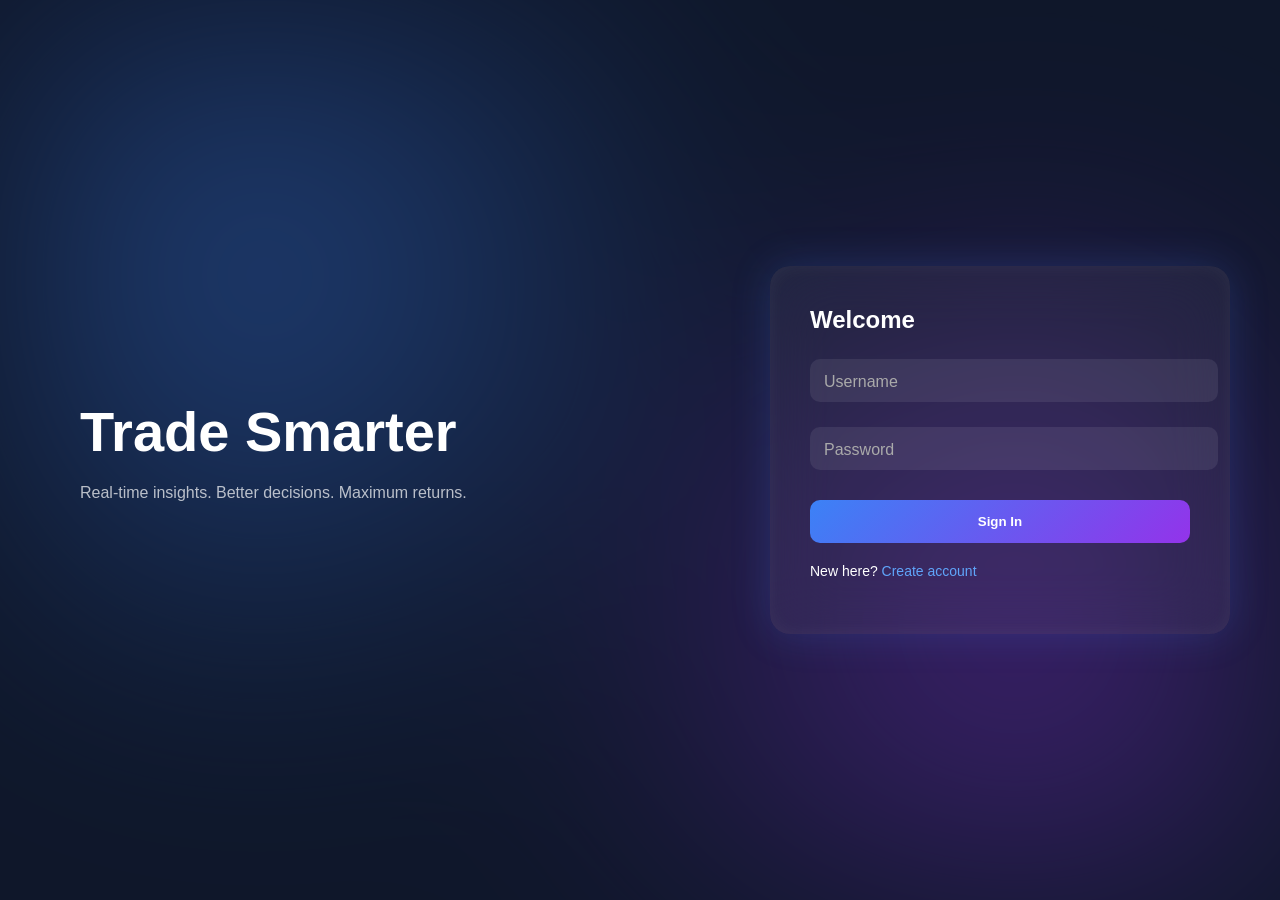
<file: frontend/login.html>
<!DOCTYPE html>
<html>
<head>
<meta charset="UTF-8">
<title>Auth</title>
<link rel="stylesheet" href="css/login.css">
</head>

<body>

<div class="bg"></div>

<div class="container">

  <!-- LEFT -->
  <div class="left">
    <h1>Trade Smarter</h1>
    <p>Real-time insights. Better decisions. Maximum returns.</p>
  </div>

  <!-- RIGHT -->
  <div class="right">

    <div class="card">

      <h2>Welcome</h2>

      <!-- LOGIN -->
      <div id="loginView">
        <div class="input">
          <input id="login_user" required>
          <label>Username</label>
        </div>

        <div class="input">
          <input id="login_pass" type="password" required>
          <label>Password</label>
        </div>

        <button onclick="login()">Sign In</button>

        <p class="switch">
          New here? <span onclick="switchTab('signup')">Create account</span>
        </p>
      </div>

      <!-- SIGNUP -->
      <div id="signupView" class="hidden">
        <div class="input">
          <input id="signup_user" required>
          <label>Username</label>
        </div>

        <div class="input">
          <input id="signup_email" required>
          <label>Email</label>
        </div>

        <div class="input">
          <input id="signup_pass" type="password" required>
          <label>Password</label>
        </div>

        <button onclick="signup()">Create Account</button>

        <p class="switch">
          Already have account? <span onclick="switchTab('login')">Login</span>
        </p>
      </div>

      <!-- RESET -->
      <div id="resetView" class="hidden">
        <div class="input">
          <input id="reset_email" required>
          <label>Email</label>
        </div>

        <button onclick="resetPassword()">Reset Password</button>
      </div>

      <p id="message"></p>

    </div>

  </div>
</div>

<script src="js/api.js"></script>
<script src="js/auth.js"></script>

</body>
</html>
</file>
<file: frontend/css/login.css>
* {
    margin: 0;
    padding: 0;
    font-family: "Inter", sans-serif;
}

/* 🔥 Background Gradient Mesh */
body {
    height: 100vh;
    overflow: hidden;
    background: #0f172a;
}

.bg {
    position: absolute;
    width: 100%;
    height: 100%;
    background:
        radial-gradient(circle at 20% 30%, #3b82f6, transparent 40%),
        radial-gradient(circle at 80% 70%, #9333ea, transparent 40%);
    filter: blur(120px);
    opacity: 0.4;
}

/* Layout */
.container {
    position: relative;
    display: flex;
    height: 100%;
}

/* LEFT SIDE */
.left {
    flex: 1;
    display: flex;
    flex-direction: column;
    justify-content: center;
    padding: 80px;
    color: white;
}

.left h1 {
    font-size: 56px;
    font-weight: 700;
}

.left p {
    margin-top: 20px;
    opacity: 0.7;
    max-width: 400px;
}

/* RIGHT */
.right {
    flex: 1;
    display: flex;
    justify-content: center;
    align-items: center;
}

/* 🔥 Glass Card */
.card {
    width: 380px;
    padding: 40px;
    border-radius: 20px;

    background: rgba(255,255,255,0.05);
    backdrop-filter: blur(30px);

    box-shadow:
        0 0 40px rgba(59,130,246,0.2),
        inset 0 0 20px rgba(255,255,255,0.05);

    color: white;
}

/* Title */
.card h2 {
    margin-bottom: 20px;
    font-size: 24px;
}

/* 🔥 Inputs */
.input {
    position: relative;
    margin-top: 25px;
}

.input input {
    width: 100%;
    padding: 14px;
    border-radius: 10px;
    border: none;
    background: rgba(255,255,255,0.08);
    color: white;
    outline: none;
}

.input label {
    position: absolute;
    left: 14px;
    top: 14px;
    color: #aaa;
    transition: 0.3s;
}

.input input:focus + label,
.input input:valid + label {
    top: -8px;
    font-size: 12px;
    color: #60a5fa;
}

/* 🔥 Button */
button {
    width: 100%;
    margin-top: 30px;
    padding: 14px;
    border-radius: 10px;
    border: none;
    cursor: pointer;

    background: linear-gradient(135deg, #3b82f6, #9333ea);
    color: white;
    font-weight: 600;

    transition: all 0.3s ease;
}

button:hover {
    transform: translateY(-2px);
    box-shadow: 0 10px 25px rgba(59,130,246,0.4);
}

/* Switch */
.switch {
    margin-top: 20px;
    font-size: 14px;
}

.switch span {
    color: #60a5fa;
    cursor: pointer;
}

/* Hidden */
.hidden {
    display: none;
}

/* Message */
#message {
    margin-top: 15px;
    text-align: center;
}
</file>
